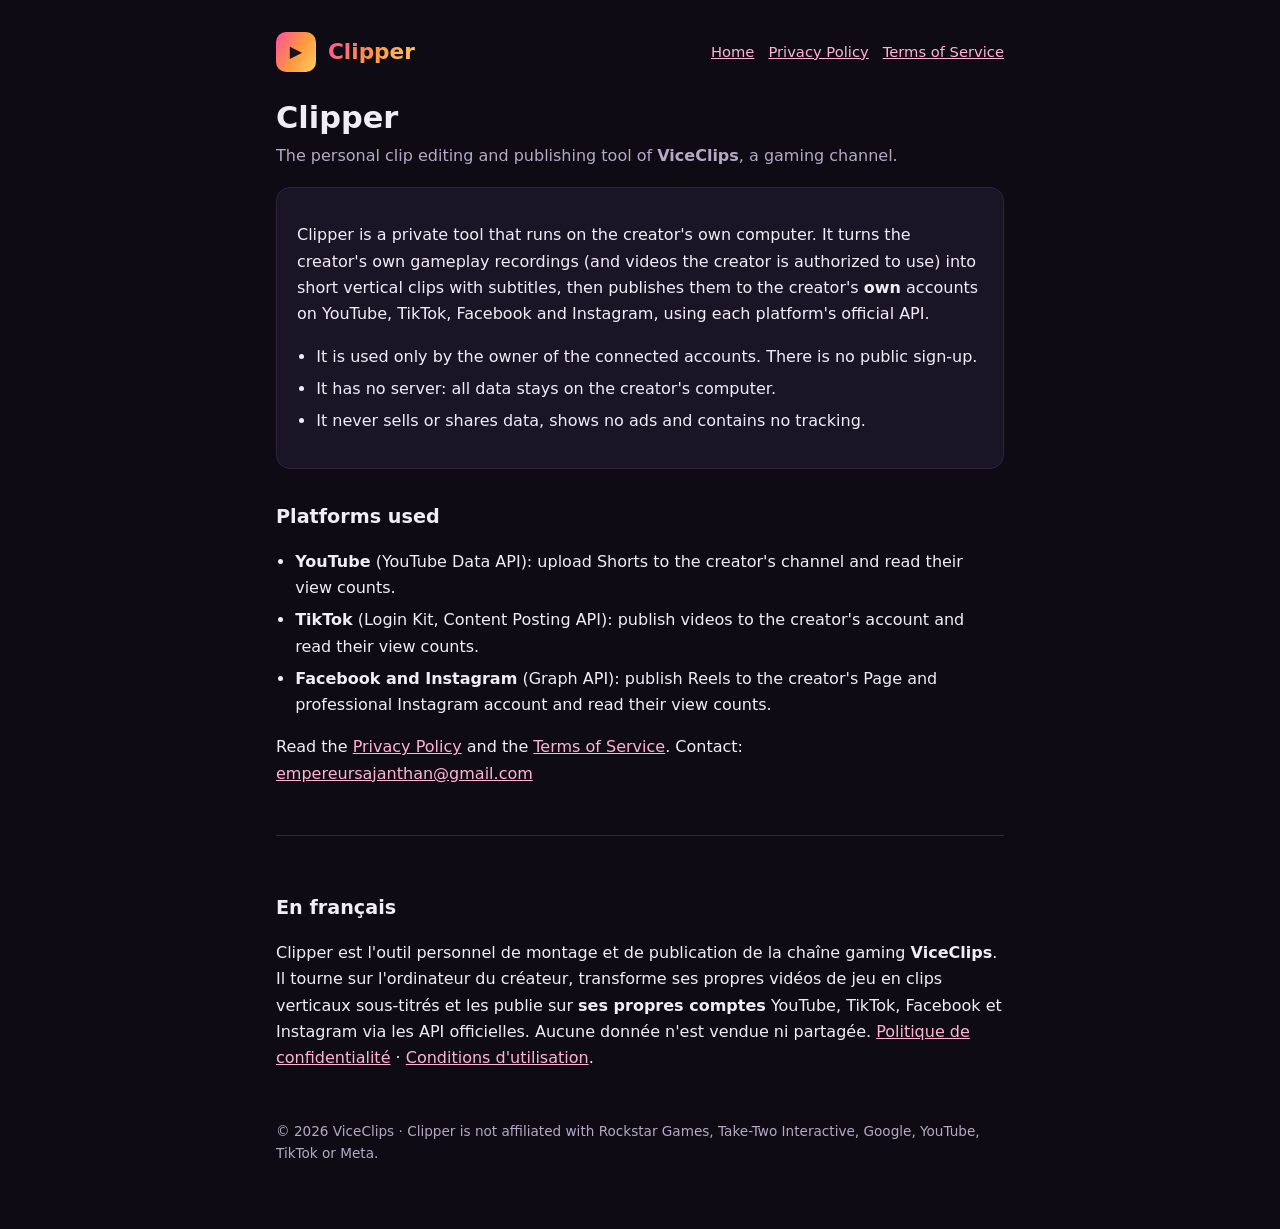
<file: index.html>
<!doctype html>
<html lang="en">
<head>
  <meta charset="utf-8">
  <meta name="viewport" content="width=device-width, initial-scale=1">
  <title>Clipper by ViceClips</title>
  <meta name="description" content="Clipper is the personal video editing and publishing tool of the ViceClips gaming channel.">
  <link rel="stylesheet" href="style.css">
</head>
<body>
<main>
  <header>
    <div class="pastille">▶</div><b>Clipper</b>
    <nav><a href="index.html">Home</a><a href="privacy.html">Privacy Policy</a><a href="terms.html">Terms of Service</a></nav>
  </header>

  <h1>Clipper</h1>
  <p class="sous">The personal clip editing and publishing tool of <b>ViceClips</b>, a gaming channel.</p>

  <div class="carte">
    <p>Clipper is a private tool that runs on the creator's own computer. It turns the creator's own gameplay recordings
      (and videos the creator is authorized to use) into short vertical clips with subtitles, then publishes them to the
      creator's <b>own</b> accounts on YouTube, TikTok, Facebook and Instagram, using each platform's official API.</p>
    <ul>
      <li>It is used only by the owner of the connected accounts. There is no public sign-up.</li>
      <li>It has no server: all data stays on the creator's computer.</li>
      <li>It never sells or shares data, shows no ads and contains no tracking.</li>
    </ul>
  </div>

  <h2>Platforms used</h2>
  <ul>
    <li><b>YouTube</b> (YouTube Data API): upload Shorts to the creator's channel and read their view counts.</li>
    <li><b>TikTok</b> (Login Kit, Content Posting API): publish videos to the creator's account and read their view counts.</li>
    <li><b>Facebook and Instagram</b> (Graph API): publish Reels to the creator's Page and professional Instagram account and read their view counts.</li>
  </ul>

  <p>Read the <a href="privacy.html">Privacy Policy</a> and the <a href="terms.html">Terms of Service</a>.
    Contact: <a href="mailto:empereursajanthan@gmail.com">empereursajanthan@gmail.com</a></p>

  <section class="fr" lang="fr">
    <h2>En français</h2>
    <p>Clipper est l'outil personnel de montage et de publication de la chaîne gaming <b>ViceClips</b>. Il tourne sur
      l'ordinateur du créateur, transforme ses propres vidéos de jeu en clips verticaux sous-titrés et les publie sur
      <b>ses propres comptes</b> YouTube, TikTok, Facebook et Instagram via les API officielles. Aucune donnée n'est vendue
      ni partagée. <a href="privacy.html#fr">Politique de confidentialité</a> · <a href="terms.html#fr">Conditions d'utilisation</a>.</p>
  </section>

  <footer>© 2026 ViceClips · Clipper is not affiliated with Rockstar Games, Take-Two Interactive, Google, YouTube, TikTok or Meta.</footer>
</main>
</body>
</html>
</file>
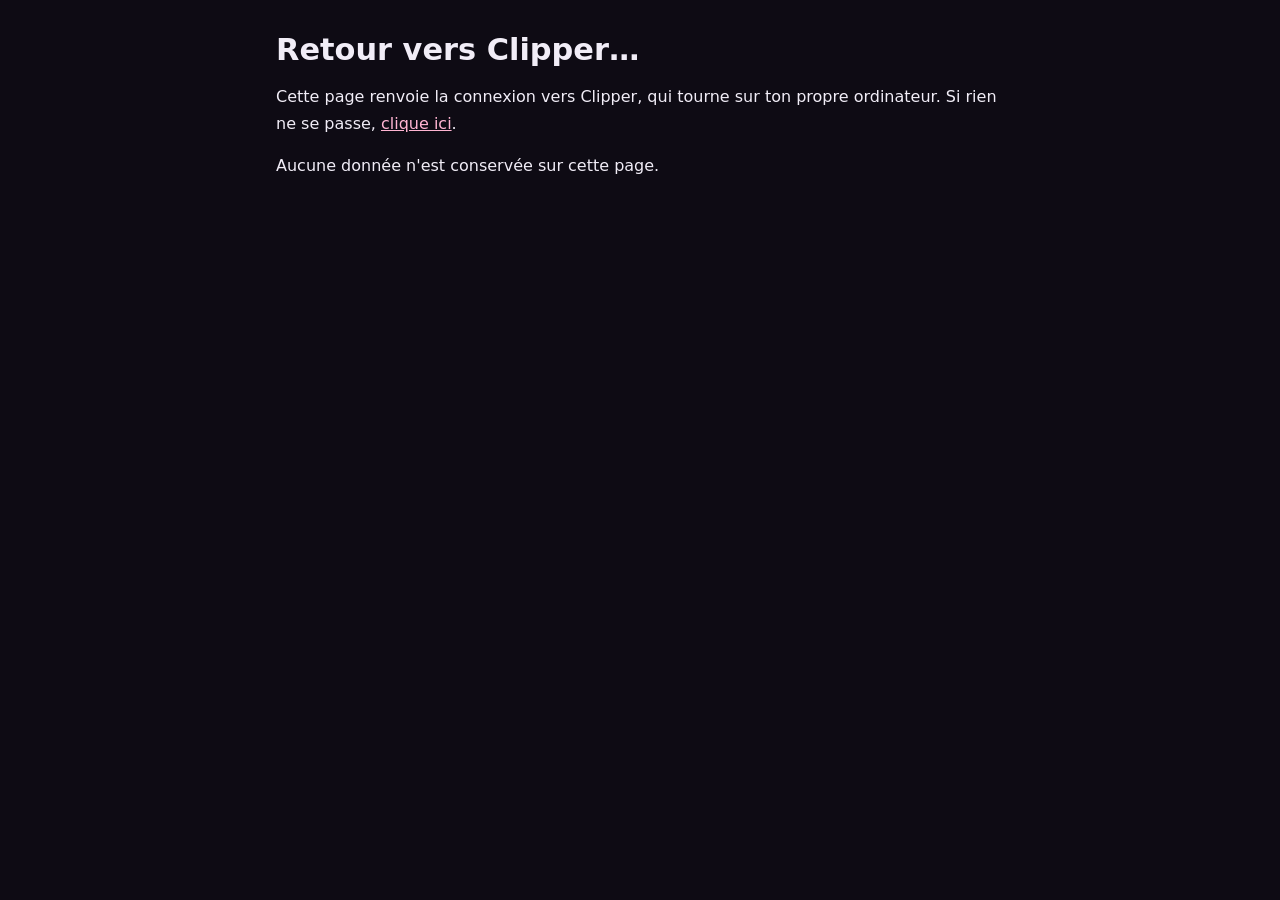
<file: connexion.html>
<!doctype html>
<html lang="fr">
<head>
<meta charset="utf-8">
<meta name="viewport" content="width=device-width, initial-scale=1">
<meta name="referrer" content="no-referrer">
<meta name="robots" content="noindex">
<title>Retour vers Clipper</title>
<link rel="stylesheet" href="style.css">
</head>
<body>
<main>
  <h1>Retour vers Clipper…</h1>
  <p>Cette page renvoie la connexion vers Clipper, qui tourne sur ton propre ordinateur.
     Si rien ne se passe, <a id="lien" href="http://localhost:8777/">clique ici</a>.</p>
  <p>Aucune donnée n'est conservée sur cette page.</p>
</main>
<script>
  // Relais de connexion (Meta refuse http://localhost en mode Live) : on renvoie les paramètres
  // de retour (code, state, erreur) tels quels vers Clipper, toujours vers la même adresse locale.
  (function () {
    var cible = "http://localhost:8777/" + window.location.search;
    document.getElementById("lien").href = cible;
    if (window.location.search) { window.location.replace(cible); }
  })();
</script>
</body>
</html>
</file>
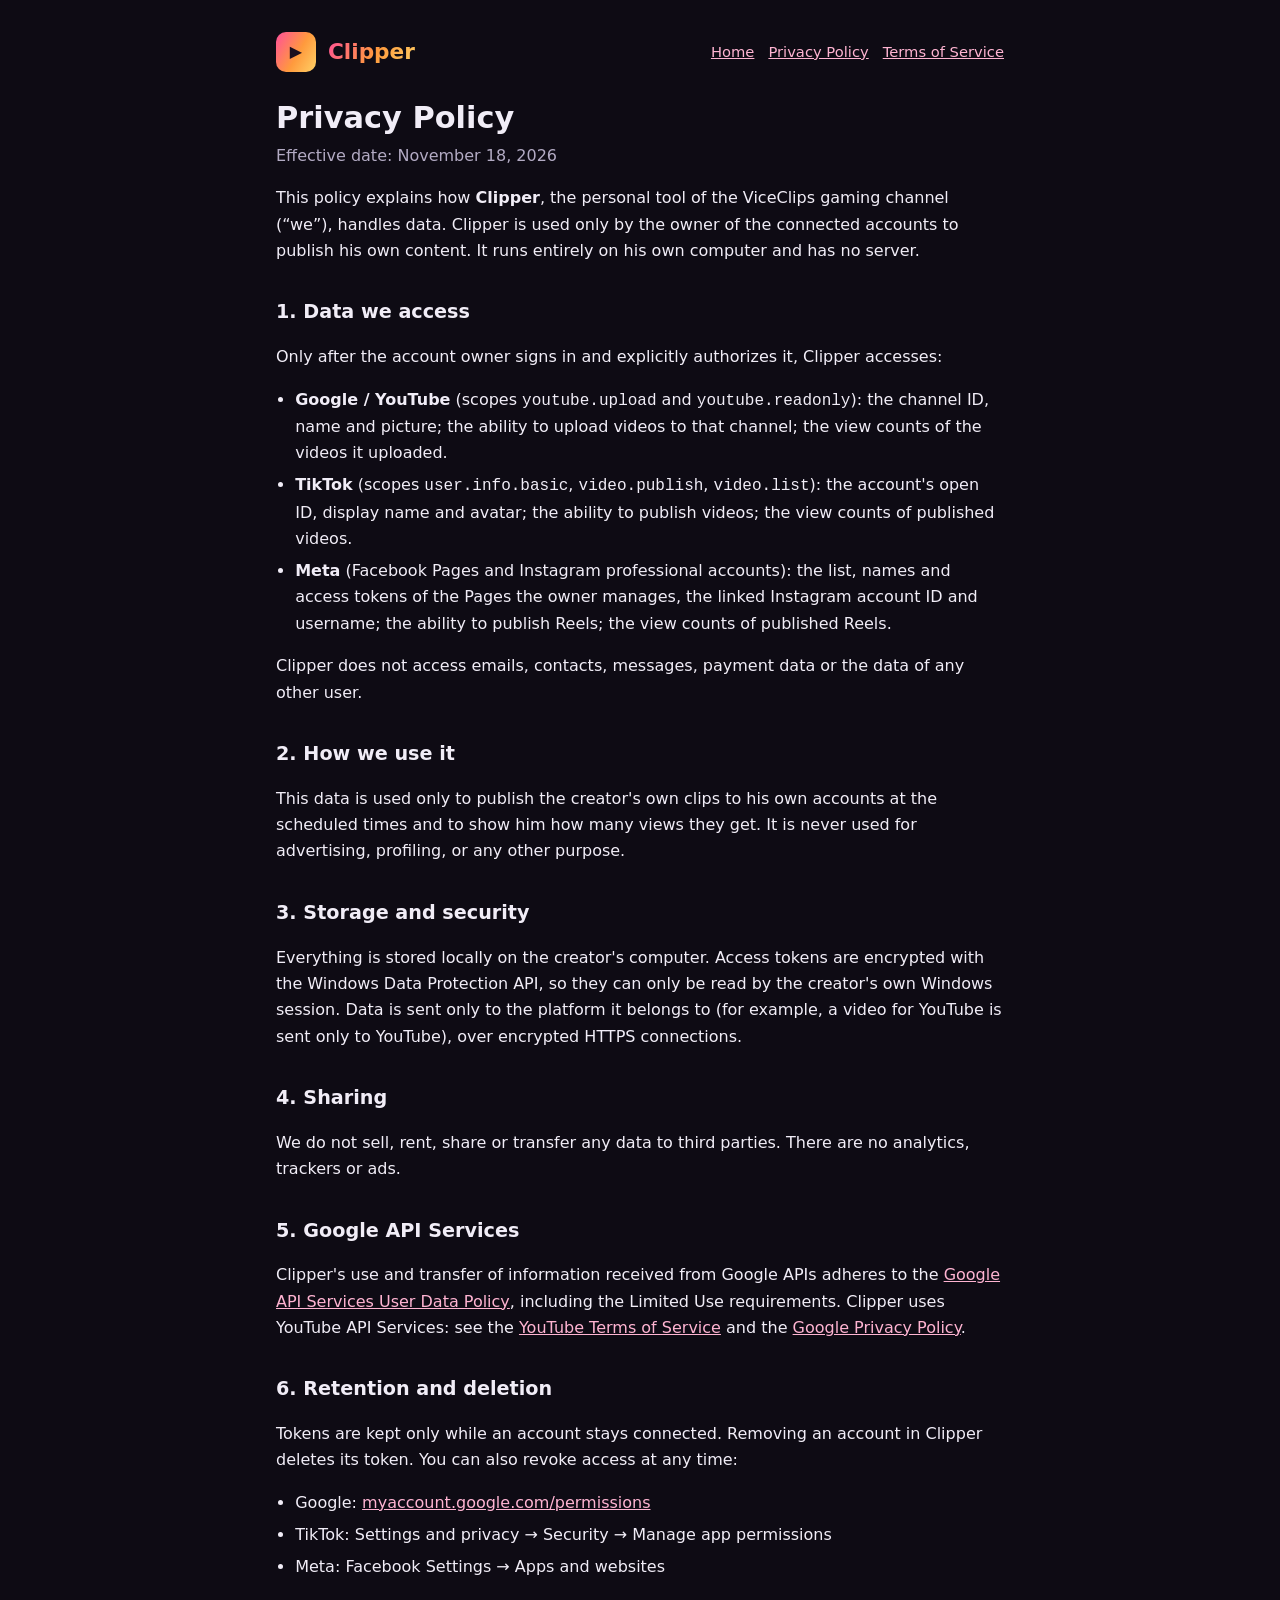
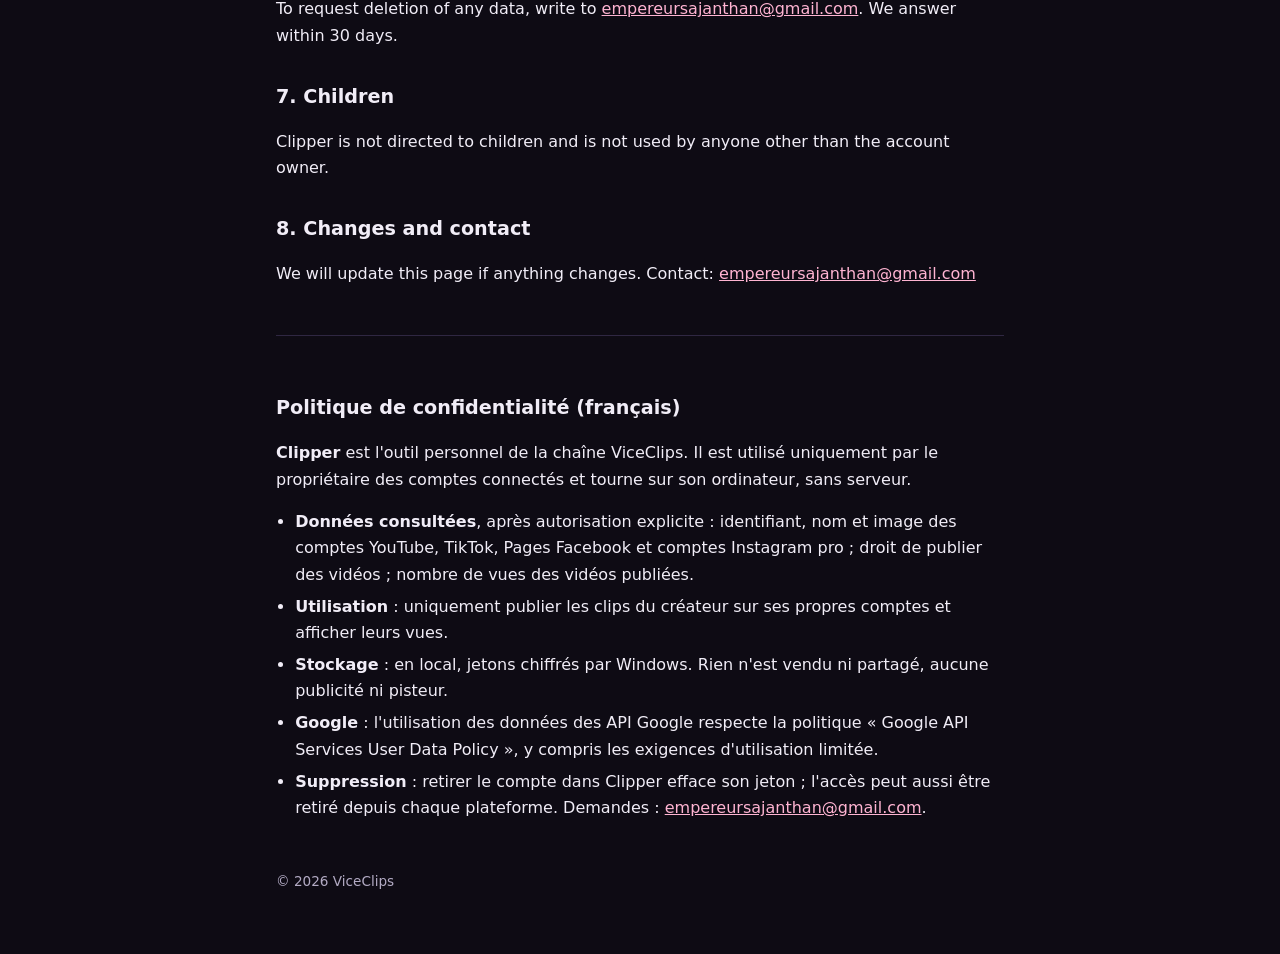
<file: privacy.html>
<!doctype html>
<html lang="en">
<head>
  <meta charset="utf-8">
  <meta name="viewport" content="width=device-width, initial-scale=1">
  <title>Privacy Policy – Clipper</title>
  <link rel="stylesheet" href="style.css">
</head>
<body>
<main>
  <header>
    <div class="pastille">▶</div><b>Clipper</b>
    <nav><a href="index.html">Home</a><a href="privacy.html">Privacy Policy</a><a href="terms.html">Terms of Service</a></nav>
  </header>

  <h1>Privacy Policy</h1>
  <p class="sous">Effective date: November 18, 2026</p>

  <p>This policy explains how <b>Clipper</b>, the personal tool of the ViceClips gaming channel (“we”), handles data.
    Clipper is used only by the owner of the connected accounts to publish his own content. It runs entirely on his own
    computer and has no server.</p>

  <h2>1. Data we access</h2>
  <p>Only after the account owner signs in and explicitly authorizes it, Clipper accesses:</p>
  <ul>
    <li><b>Google / YouTube</b> (scopes <code>youtube.upload</code> and <code>youtube.readonly</code>): the channel ID, name
      and picture; the ability to upload videos to that channel; the view counts of the videos it uploaded.</li>
    <li><b>TikTok</b> (scopes <code>user.info.basic</code>, <code>video.publish</code>, <code>video.list</code>): the account's
      open ID, display name and avatar; the ability to publish videos; the view counts of published videos.</li>
    <li><b>Meta</b> (Facebook Pages and Instagram professional accounts): the list, names and access tokens of the Pages
      the owner manages, the linked Instagram account ID and username; the ability to publish Reels; the view counts of
      published Reels.</li>
  </ul>
  <p>Clipper does not access emails, contacts, messages, payment data or the data of any other user.</p>

  <h2>2. How we use it</h2>
  <p>This data is used only to publish the creator's own clips to his own accounts at the scheduled times and to show him
    how many views they get. It is never used for advertising, profiling, or any other purpose.</p>

  <h2>3. Storage and security</h2>
  <p>Everything is stored locally on the creator's computer. Access tokens are encrypted with the Windows Data Protection
    API, so they can only be read by the creator's own Windows session. Data is sent only to the platform it belongs to
    (for example, a video for YouTube is sent only to YouTube), over encrypted HTTPS connections.</p>

  <h2>4. Sharing</h2>
  <p>We do not sell, rent, share or transfer any data to third parties. There are no analytics, trackers or ads.</p>

  <h2>5. Google API Services</h2>
  <p>Clipper's use and transfer of information received from Google APIs adheres to the
    <a href="https://developers.google.com/terms/api-services-user-data-policy">Google API Services User Data Policy</a>,
    including the Limited Use requirements. Clipper uses YouTube API Services: see the
    <a href="https://www.youtube.com/t/terms">YouTube Terms of Service</a> and the
    <a href="https://policies.google.com/privacy">Google Privacy Policy</a>.</p>

  <h2>6. Retention and deletion</h2>
  <p>Tokens are kept only while an account stays connected. Removing an account in Clipper deletes its token. You can
    also revoke access at any time:</p>
  <ul>
    <li>Google: <a href="https://myaccount.google.com/permissions">myaccount.google.com/permissions</a></li>
    <li>TikTok: Settings and privacy → Security → Manage app permissions</li>
    <li>Meta: Facebook Settings → Apps and websites</li>
  </ul>
  <p>To request deletion of any data, write to <a href="mailto:empereursajanthan@gmail.com">empereursajanthan@gmail.com</a>. We answer within 30 days.</p>

  <h2>7. Children</h2>
  <p>Clipper is not directed to children and is not used by anyone other than the account owner.</p>

  <h2>8. Changes and contact</h2>
  <p>We will update this page if anything changes. Contact: <a href="mailto:empereursajanthan@gmail.com">empereursajanthan@gmail.com</a></p>

  <section class="fr" id="fr" lang="fr">
    <h2>Politique de confidentialité (français)</h2>
    <p><b>Clipper</b> est l'outil personnel de la chaîne ViceClips. Il est utilisé uniquement par le propriétaire des
      comptes connectés et tourne sur son ordinateur, sans serveur.</p>
    <ul>
      <li><b>Données consultées</b>, après autorisation explicite : identifiant, nom et image des comptes YouTube, TikTok,
        Pages Facebook et comptes Instagram pro ; droit de publier des vidéos ; nombre de vues des vidéos publiées.</li>
      <li><b>Utilisation</b> : uniquement publier les clips du créateur sur ses propres comptes et afficher leurs vues.</li>
      <li><b>Stockage</b> : en local, jetons chiffrés par Windows. Rien n'est vendu ni partagé, aucune publicité ni pisteur.</li>
      <li><b>Google</b> : l'utilisation des données des API Google respecte la politique « Google API Services User Data
        Policy », y compris les exigences d'utilisation limitée.</li>
      <li><b>Suppression</b> : retirer le compte dans Clipper efface son jeton ; l'accès peut aussi être retiré depuis
        chaque plateforme. Demandes : <a href="mailto:empereursajanthan@gmail.com">empereursajanthan@gmail.com</a>.</li>
    </ul>
  </section>

  <footer>© 2026 ViceClips</footer>
</main>
</body>
</html>
</file>
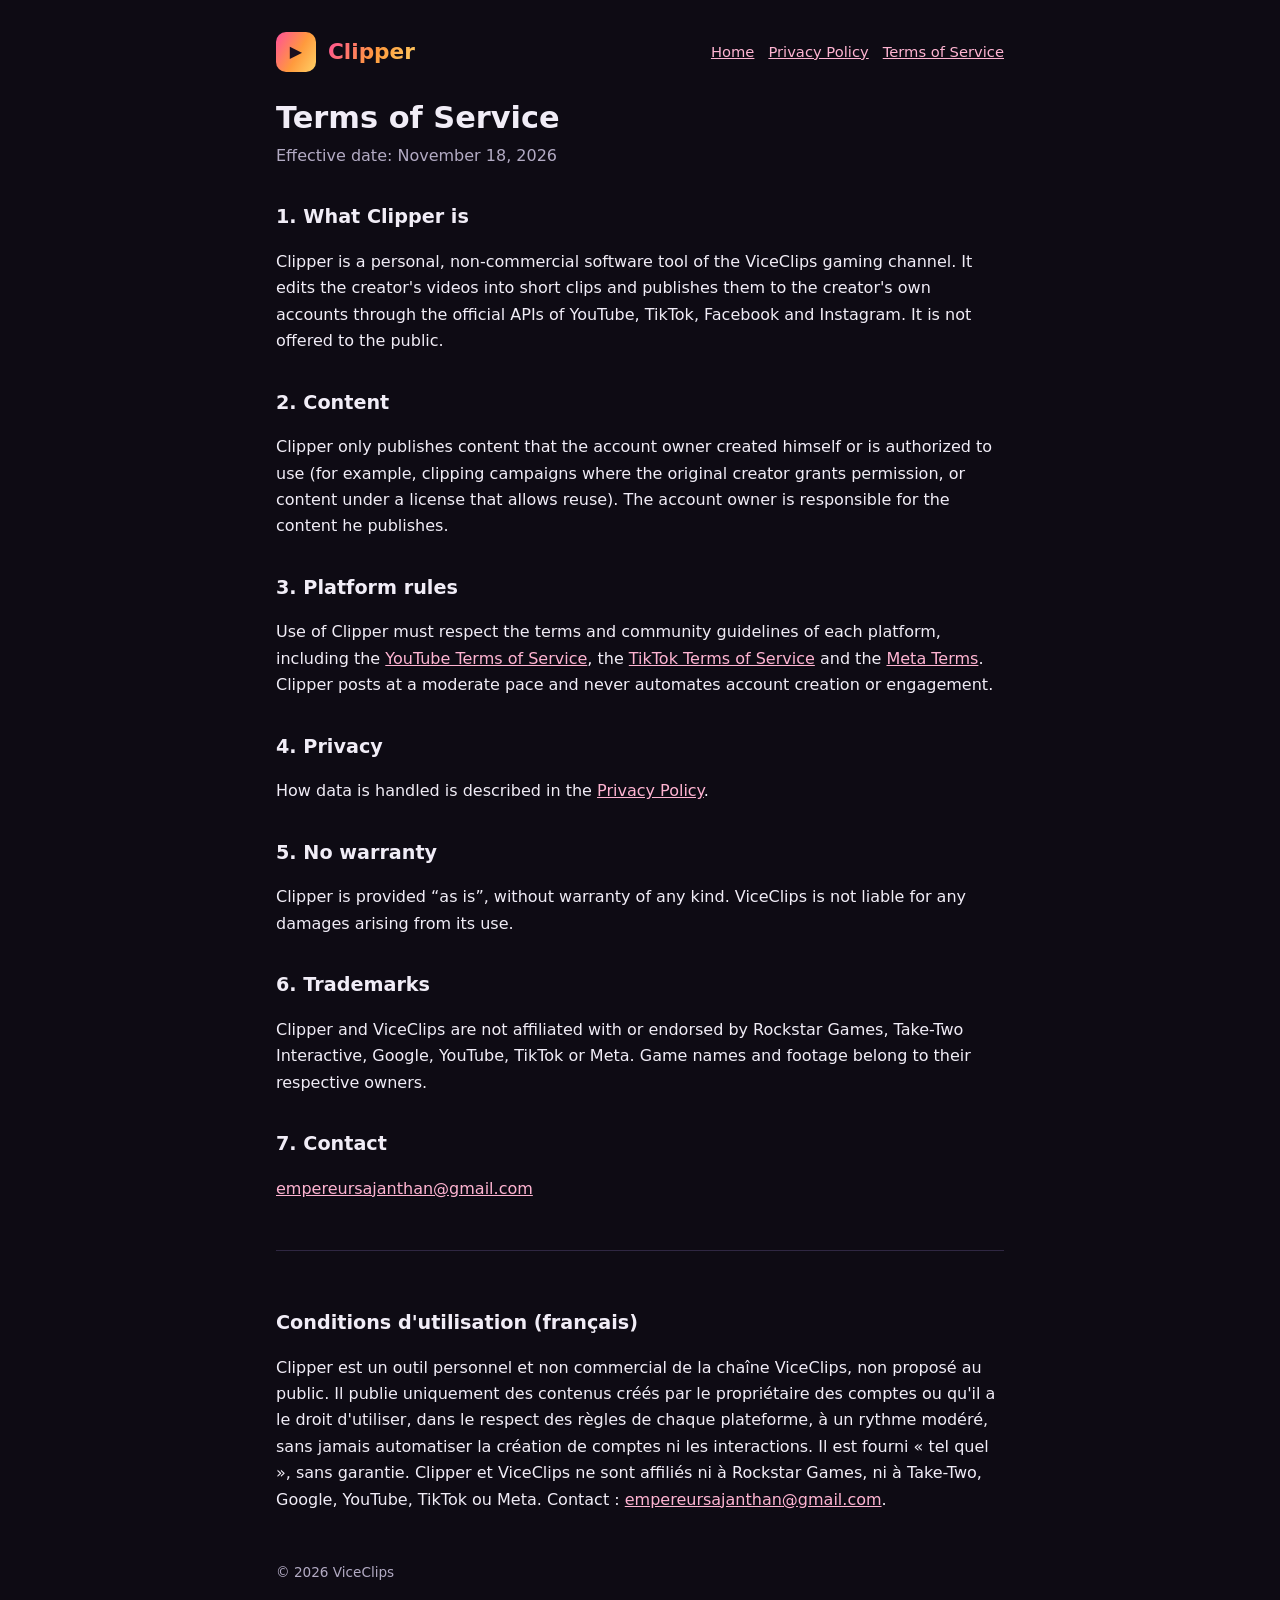
<file: terms.html>
<!doctype html>
<html lang="en">
<head>
  <meta charset="utf-8">
  <meta name="viewport" content="width=device-width, initial-scale=1">
  <title>Terms of Service – Clipper</title>
  <link rel="stylesheet" href="style.css">
</head>
<body>
<main>
  <header>
    <div class="pastille">▶</div><b>Clipper</b>
    <nav><a href="index.html">Home</a><a href="privacy.html">Privacy Policy</a><a href="terms.html">Terms of Service</a></nav>
  </header>

  <h1>Terms of Service</h1>
  <p class="sous">Effective date: November 18, 2026</p>

  <h2>1. What Clipper is</h2>
  <p>Clipper is a personal, non-commercial software tool of the ViceClips gaming channel. It edits the creator's videos into
    short clips and publishes them to the creator's own accounts through the official APIs of YouTube, TikTok, Facebook and
    Instagram. It is not offered to the public.</p>

  <h2>2. Content</h2>
  <p>Clipper only publishes content that the account owner created himself or is authorized to use (for example, clipping
    campaigns where the original creator grants permission, or content under a license that allows reuse). The account
    owner is responsible for the content he publishes.</p>

  <h2>3. Platform rules</h2>
  <p>Use of Clipper must respect the terms and community guidelines of each platform, including the
    <a href="https://www.youtube.com/t/terms">YouTube Terms of Service</a>, the
    <a href="https://www.tiktok.com/legal/terms-of-service">TikTok Terms of Service</a> and the
    <a href="https://www.facebook.com/terms.php">Meta Terms</a>. Clipper posts at a moderate pace and never automates
    account creation or engagement.</p>

  <h2>4. Privacy</h2>
  <p>How data is handled is described in the <a href="privacy.html">Privacy Policy</a>.</p>

  <h2>5. No warranty</h2>
  <p>Clipper is provided “as is”, without warranty of any kind. ViceClips is not liable for any damages arising from its use.</p>

  <h2>6. Trademarks</h2>
  <p>Clipper and ViceClips are not affiliated with or endorsed by Rockstar Games, Take-Two Interactive, Google, YouTube,
    TikTok or Meta. Game names and footage belong to their respective owners.</p>

  <h2>7. Contact</h2>
  <p><a href="mailto:empereursajanthan@gmail.com">empereursajanthan@gmail.com</a></p>

  <section class="fr" id="fr" lang="fr">
    <h2>Conditions d'utilisation (français)</h2>
    <p>Clipper est un outil personnel et non commercial de la chaîne ViceClips, non proposé au public. Il publie
      uniquement des contenus créés par le propriétaire des comptes ou qu'il a le droit d'utiliser, dans le respect des
      règles de chaque plateforme, à un rythme modéré, sans jamais automatiser la création de comptes ni les interactions.
      Il est fourni « tel quel », sans garantie. Clipper et ViceClips ne sont affiliés ni à Rockstar Games, ni à
      Take-Two, Google, YouTube, TikTok ou Meta. Contact : <a href="mailto:empereursajanthan@gmail.com">empereursajanthan@gmail.com</a>.</p>
  </section>

  <footer>© 2026 ViceClips</footer>
</main>
</body>
</html>
</file>
<file: style.css>
:root {
  --fond: #0e0b14;
  --carte: #1a1524;
  --bord: #2f2742;
  --texte: #f1edf7;
  --doux: #b3abc4;
  --rose: #ff4f9a;
  --degrade: linear-gradient(120deg, #ff4f9a 0%, #ff9a3d 55%, #ffd166 100%);
}
* { box-sizing: border-box; }
html, body { margin: 0; background: var(--fond); color: var(--texte); }
body { font: 16px/1.65 "Segoe UI", system-ui, -apple-system, sans-serif; }
a { color: #ffb4d2; }
main { max-width: 760px; margin: 0 auto; padding: 32px 16px 64px; }
header { display: flex; align-items: center; gap: 12px; margin-bottom: 28px; }
.pastille { width: 40px; height: 40px; border-radius: 10px; background: var(--degrade); display: grid; place-items: center;
  color: #1a0f1f; font-weight: 800; }
header b { font-size: 1.35rem; background: var(--degrade); -webkit-background-clip: text; background-clip: text; color: transparent; }
nav { margin-left: auto; display: flex; gap: 14px; font-size: .92rem; flex-wrap: wrap; }
h1 { font-size: 1.9rem; line-height: 1.2; margin: 0 0 .4rem; }
h2 { font-size: 1.2rem; margin: 2rem 0 .5rem; }
.sous { color: var(--doux); margin-top: 0; }
.carte { background: var(--carte); border: 1px solid var(--bord); border-radius: 14px; padding: 18px 20px; margin: 18px 0; }
ul { padding-left: 1.2rem; }
li { margin-bottom: .35rem; }
.fr { margin-top: 3rem; padding-top: 1.5rem; border-top: 1px solid var(--bord); }
footer { color: var(--doux); font-size: .85rem; margin-top: 3rem; }
@media (max-width: 560px) { header { flex-wrap: wrap; } nav { margin-left: 0; width: 100%; } h1 { font-size: 1.55rem; } }
</file>
